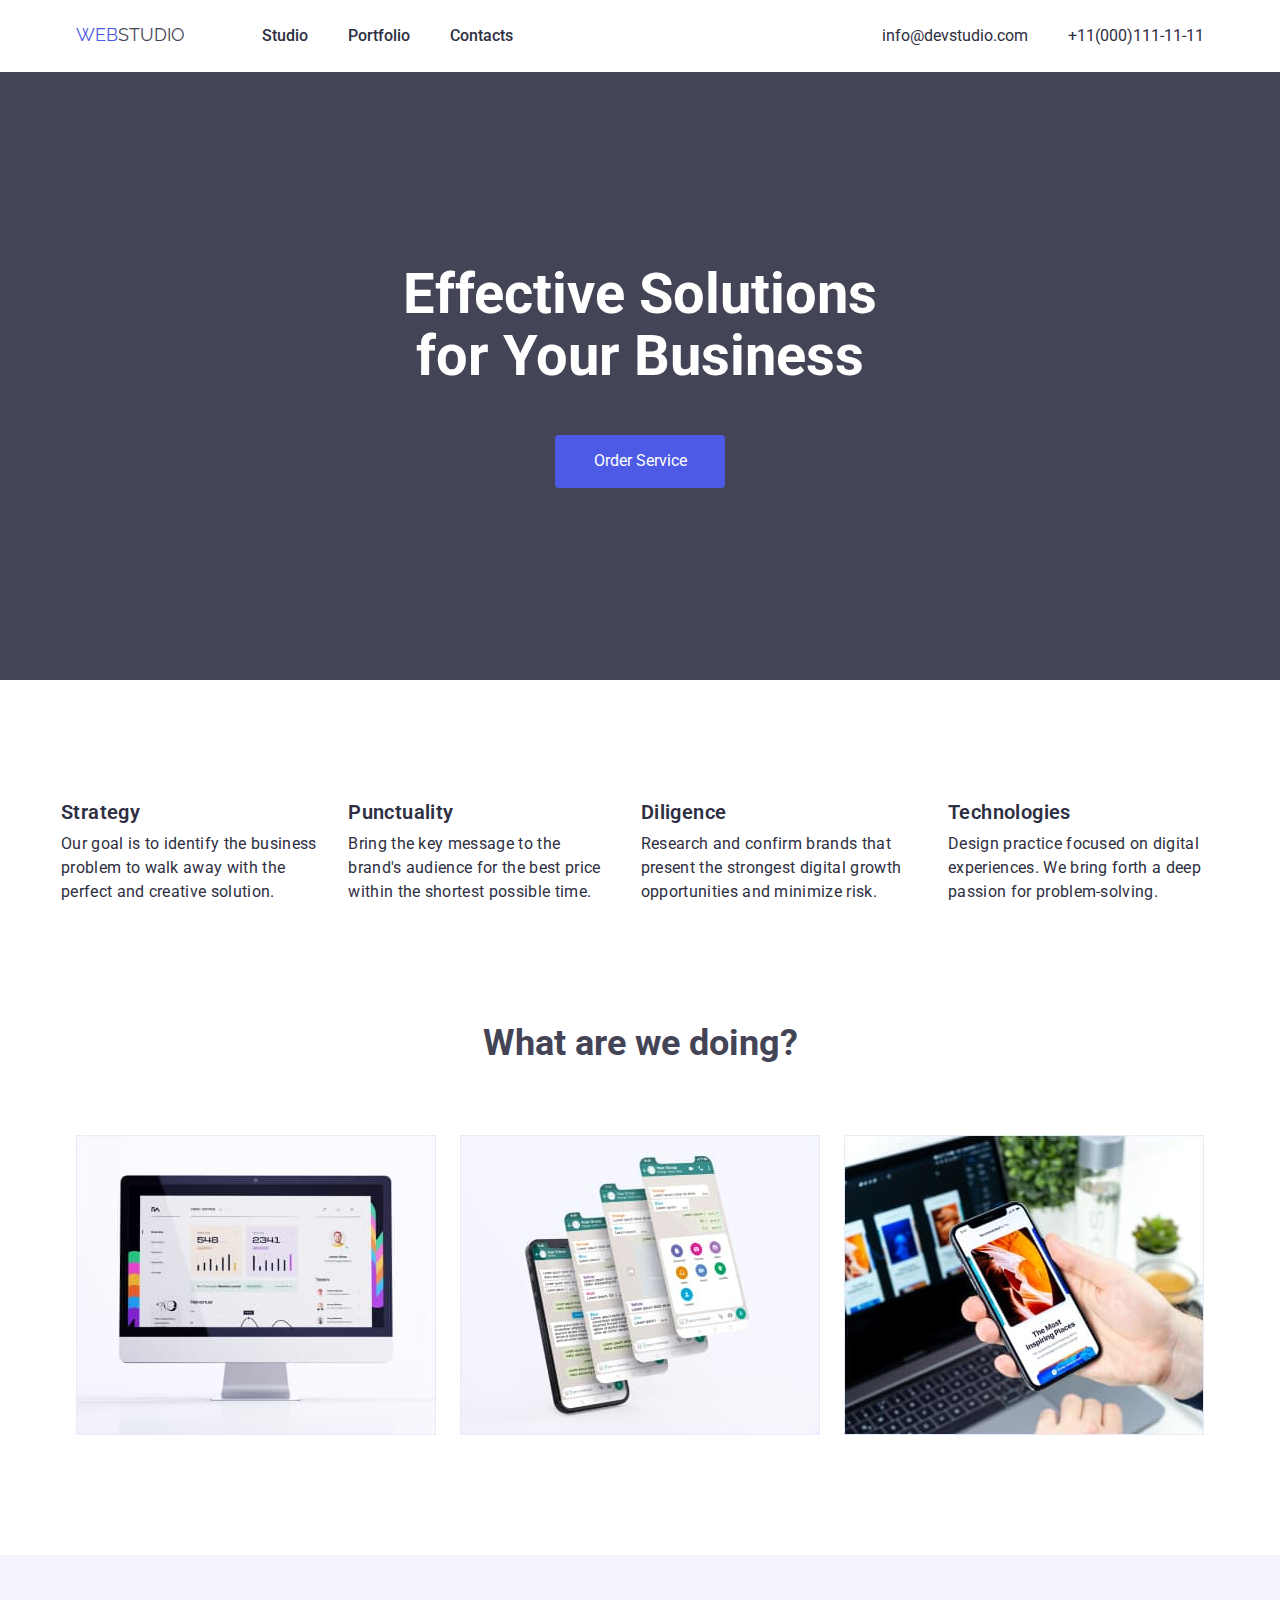
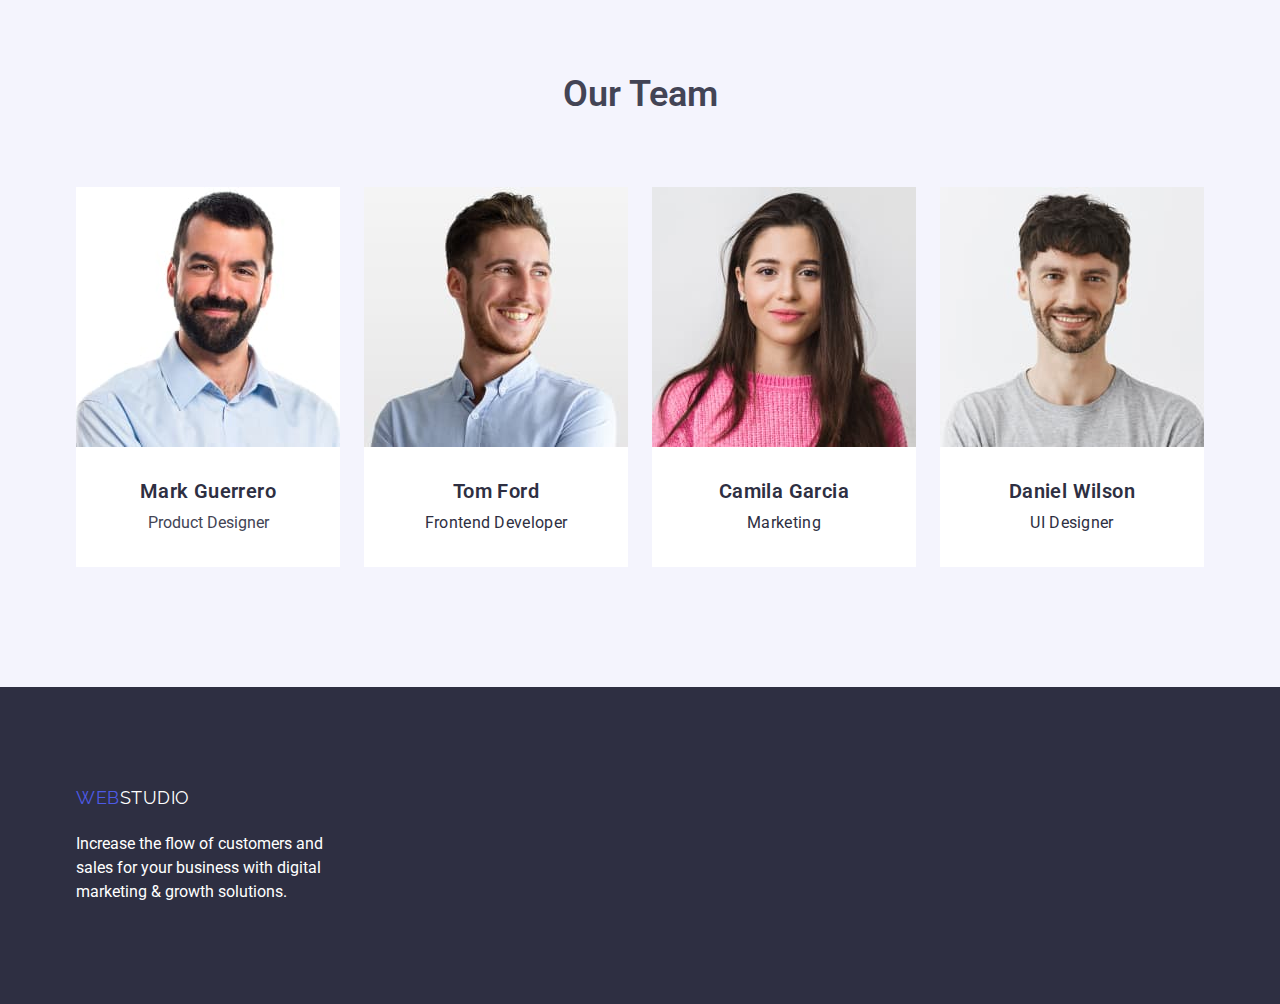
<file: index.html>
<!DOCTYPE html>
<html lang="en">

<head>
    <meta charset="UTF-8">
    <meta http-equiv="X-UA-Compatible" content="IE=edge">
    <meta name="viewport" content="width=device-width, initial-scale=1.0">
    <link rel="preconnect" href="https://fonts.googleapis.com">
    <link rel="preconnect" href="https://fonts.gstatic.com" crossorigin>
    <link
        href="https://fonts.googleapis.com/css2?family=Raleway:wght@800&family=Roboto:wght@400;500;700;900&display=swap"
        rel="stylesheet">
    <link rel="stylesheet"
        href="https://cdnjs.cloudflare.com/ajax/libs/modern-normalize/1.1.0/modern-normalize.min.css" />
    <link rel="stylesheet" href="./css/styles.css">
    <title>Cтудія</title>
</head>

<body>
    <!-- header -->

    <header class="top-line">

        <!-- webstudio -->
        <div class="container">

            <a class="link logo" href="./index.html"><span class="web">WEB</span><span class="studio">STUDIO</span></a>

            <!-- navigation -->

            <nav class="navinline">

                <ul class="navigation-list list">
                    <li class="nav-list-item">
                        <a class="link nav-link" href="./index.html"><span class="nav-item">Studio</span></a>
                    </li>
                    <li class="nav-list-item">
                        <a class="link nav-link" href="./porfolio.html"><span class="nav-item">Portfolio</span></a>
                    </li>
                    <li class="nav-list-item">
                        <a class="link nav-link" href="/"><span class="nav-item">Contacts</span></a>
                    </li>
                </ul>
            </nav>

            <!-- adress -->

            <ul class="list adress-list">
                <li class="adress-list-item">
                    <a class="link adress-link" href="mailto:info@devstudio.com"><span
                            class="e-mail">info@devstudio.com</span></a>
                </li>
                <li class="adress-list-item">
                    <a class="link adress-link" href="tel:+11(000)1111111"><span
                            class="tel">+11(000)111-11-11</span></a>
                </li>

            </ul>

        </div>


    </header>

    <main>

        <!-- hero -->

        <section class="studio-hero">
            <div class="container">
                <h1 class="studio-hero-header">
                    Effective Solutions <br> for Your Business
                </h1>
                <button type="button" class="button-order-service">
                    Order Service
                </button>
            </div>
        </section>

        <!-- features -->
        <section class="section-features">
            <div class="container">
                <h2 class="invisible-header">features
                </h2>
                <ul class="list feature-list">
                    <li class="list-item">
                        <h3 class="list-header">Strategy</h3>
                        <p class="list-text">Our goal is to identify the business
                            problem to walk away with the perfect and creative solution. </p>
                    </li>
                    <li class="list-item">
                        <h3 class="list-header">Punctuality</h3>
                        <p class="list-text">Bring the key message to the brand's audience for the best price within the
                            shortest possible
                            time.</p>
                    </li>
                    <li class="list-item">
                        <h3 class="list-header">Diligence</h3>
                        <p class="list-text">Research and confirm brands that present the strongest digital growth
                            opportunities and minimize
                            risk.</p>
                    </li>
                    <li class="list-item">
                        <h3 class="list-header">Technologies</h3>
                        <p class="list-text">Design practice focused on digital experiences. We bring forth a deep
                            passion
                            for
                            problem-solving.</p>
                    </li>
                </ul>
            </div>

        </section>

        <section class="section-what">
            <div class="container">
                <h3 class="what-text">What are we doing?</h3>
                <ul class="list what-list">
                    <li class="what-list-item">
                        <img src="./img/image_1.jpg" alt="PC app" width="360">
                    </li>
                    <li class="what-list-item">
                        <img src="./img/image_2.jpg" alt="Mobile app" width="360">
                    </li>
                    <li class="what-list-item">
                        <img src="./img/image_3.jpg" alt="Crossplatform app" width="360">
                    </li>
                </ul>
            </div>

        </section>

        <section class="our-team">
            <div class="container">
                <h2 class="our-team-text">Our Team</h2>
                <ul class="list team-list">
                    <li class="team-member">
                        <img src="./img/Mark_photo.jpg" alt="Photo of Mark Guerrero" width="264">
                        <div class="team-content">
                            <h3 class="list-header">Mark Guerrero</h3>
                            <p class="list-item">Product Designer</p>
                        </div>
                    </li>
                    <li class="team-member">
                        <img src="./img/Tom_photo.jpg" alt="Photo of Tom Ford" width="264">
                        <div class="team-content">
                            <h3 class="list-header">Tom Ford</h3>
                            <p class="list-text">Frontend Developer</p>
                        </div>
                    </li>
                    <li class="team-member">
                        <img src="./img/Camilia_photo.jpg" alt="Photo of Camila Garcia" width="264">
                        <div class="team-content">
                            <h3 class="list-header">Camila Garcia</h3>
                            <p class="list-text">Marketing</p>
                        </div>
                    </li>
                    <li class="team-member">
                        <img src="./img/Daniel_photo.jpg" alt="Photo of Daniel Wilson" width="264">
                        <div class="team-content">
                            <h3 class="list-header">Daniel Wilson</h3>
                            <p class="list-text">UI Designer</p>
                        </div>
                    </li>
                </ul>
            </div>

        </section>

    </main>

    <footer class="logo-link-footer">
        <div class="container footer-content">
            <a class="link logo logo-footer" href="./index.html"><span class="web">WEB</span><span
                    class="studiofooter">STUDIO</span></a>
            <p class="footer-paragraph">Increase the flow of customers and <br> sales for your business with digital
                <br> marketing & growth solutions.</p>
        </div>



    </footer>

</body>

</html>
</file>
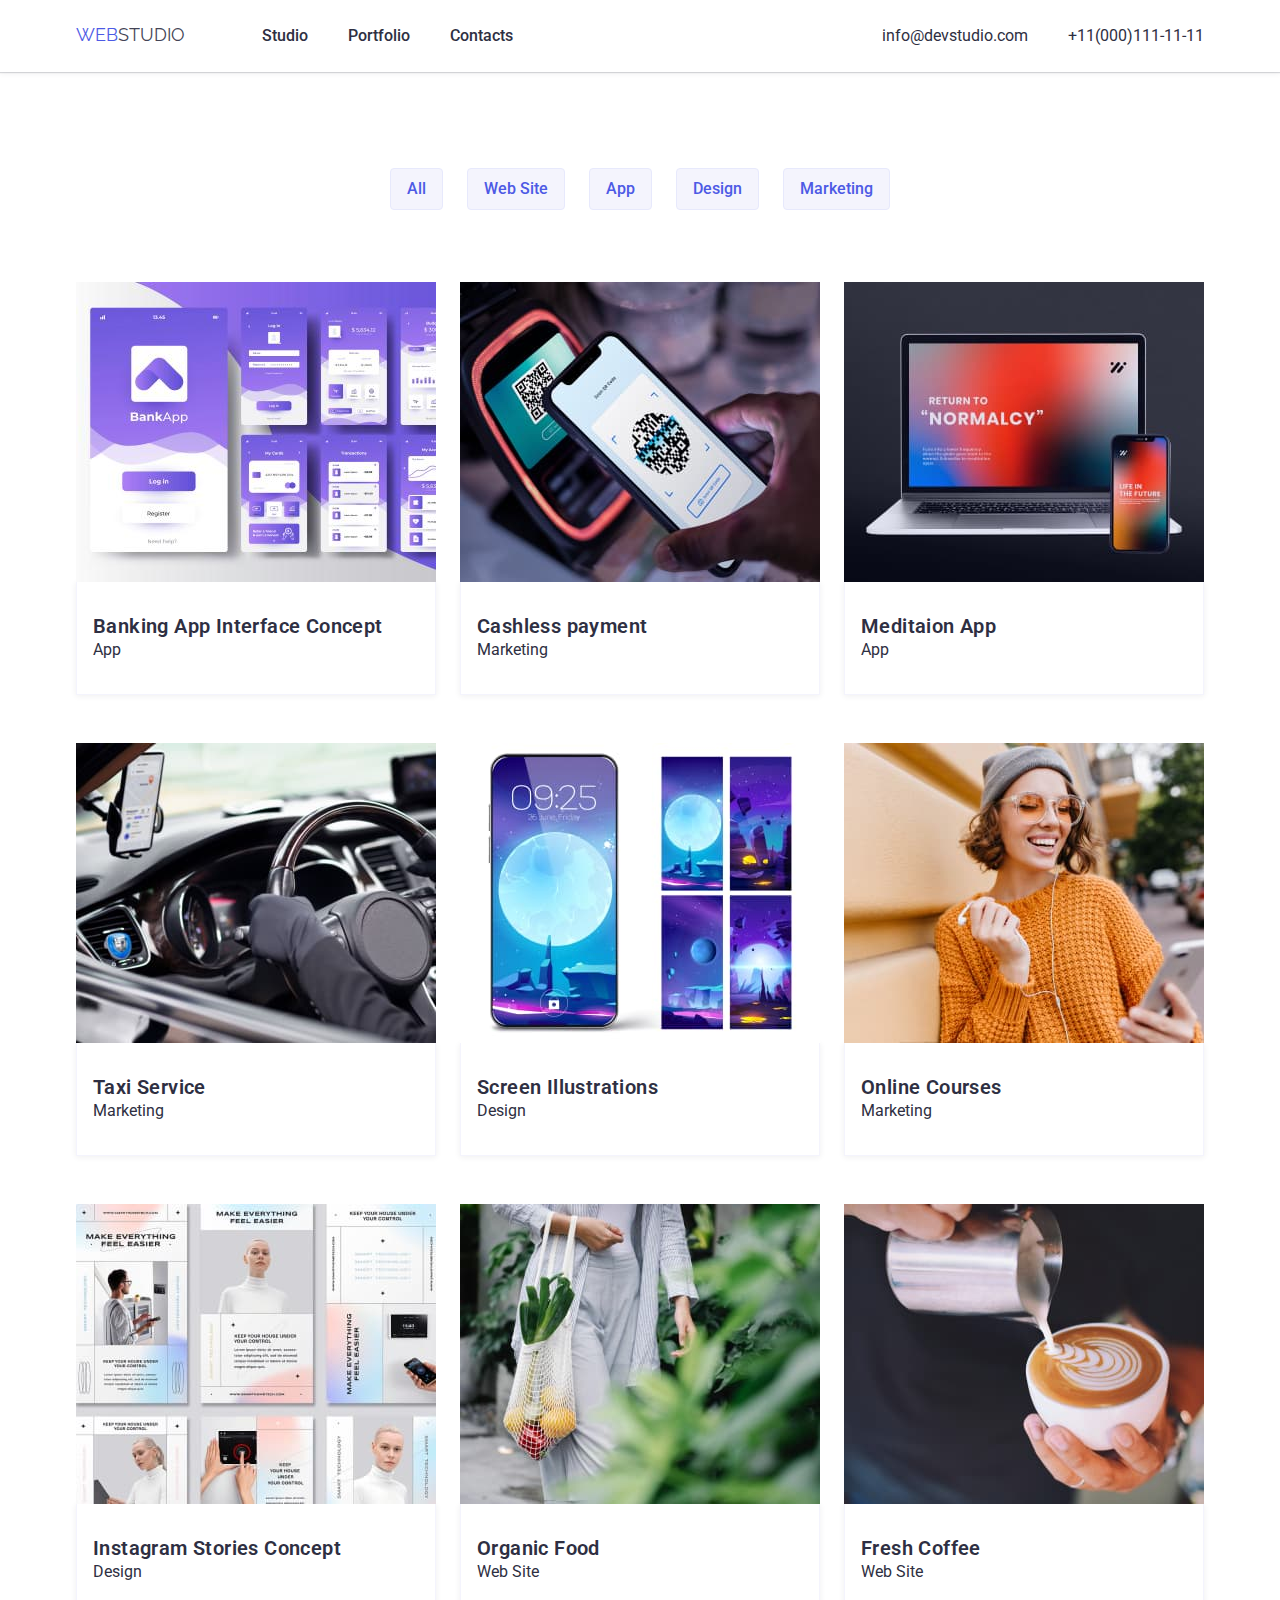
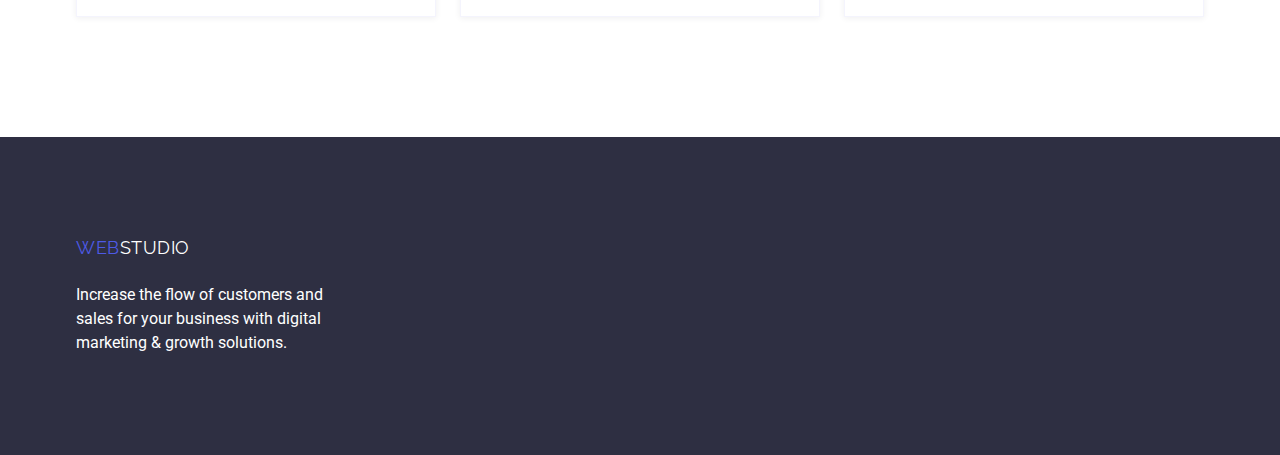
<file: porfolio.html>
<!DOCTYPE html>
<html lang="en">



<head>
    <meta charset="UTF-8">
    <meta http-equiv="X-UA-Compatible" content="IE=edge">
    <meta name="viewport" content="width=device-width, initial-scale=1.0">
    <link rel="preconnect" href="https://fonts.googleapis.com">
    <link rel="preconnect" href="https://fonts.gstatic.com" crossorigin>
    <link
        href="https://fonts.googleapis.com/css2?family=Raleway:wght@800&family=Roboto:wght@400;500;700;900&display=swap"
        rel="stylesheet">
    <link rel="stylesheet"
        href="https://cdnjs.cloudflare.com/ajax/libs/modern-normalize/1.1.0/modern-normalize.min.css" />
    <link rel="stylesheet" href="./css/styles.css">

    <title>Портфоліо</title>
</head>



<body>


    <header class="top-line-portfolio">

        <!-- webstudio -->
        <div class="container">

            <a class="link logo" href="./index.html"><span class="web">WEB</span><span class="studio">STUDIO</span></a>

            <!-- navigation -->

            <nav class="navinline">

                <ul class="navigation-list list">
                    <li class="nav-list-item">
                        <a class="link nav-link" href="./index.html"><span class="nav-item">Studio</span></a>
                    </li>
                    <li class="nav-list-item">
                        <a class="link nav-link" href="./porfolio.html"><span class="nav-item">Portfolio</span></a>
                    </li>
                    <li class="nav-list-item">
                        <a class="link nav-link" href="/"><span class="nav-item">Contacts</span></a>
                    </li>
                </ul>
            </nav>

            <!-- adress -->

            <ul class="list adress-list">
                <li class="adress-list-item">
                    <a class="link adress-link" href="mailto:info@devstudio.com"><span
                            class="e-mail">info@devstudio.com</span></a>
                </li>
                <li class="adress-list-item">
                    <a class="link adress-link" href="tel:+11(000)1111111"><span
                            class="tel">+11(000)111-11-11</span></a>
                </li>

            </ul>

        </div>


    </header>



    <main>


        <section class="portfolio">
            <div class="container">





                <h1 class="invisible-head-one">Portfolio</h1>
                <!--invisibility by alphachannel? -->

                <ul class="list button-list">

                    <li class="button-item">
                        <button type="button" class="nav-button-all portfolio-button">All</button>
                    </li>
                    <li class="button-item">
                        <button type="button" class="nav-button-web portfolio-button">Web Site</button>
                    </li>
                    <li class="button-item">
                        <button type="button" class="nav-button-app portfolio-button">App</button>
                    </li>
                    <li class="button-item">
                        <button type="button" class="nav-button-design portfolio-button">Design</button>
                    </li>
                    <li class="button-item">
                        <button type="button" class="nav-button-marketing portfolio-button">Marketing</button>
                    </li>
                </ul>




                <ul class="list products-list">

                    <li class="product-list-item">

                        <a class="product-link link" href="#">
                            <img src="./img/bankingappinterface.jpg" alt="image of different " width="360">
                            <div class="product-content">
                                <h2 class="product-name">Banking App Interface Concept</h2>
                                <p class="product-type">App</p>
                            </div>
                        </a>
                    </li>
                    <li class="product-list-item">
                        <a class="product-link link" href="#">
                            <img src="./img/cashlesspayment.jpg" alt="cashless payment info" width="360">
                            <div class="product-content">
                                <h2 class="product-name">Cashless payment</h2>
                                <p class="product-type">Marketing</p>
                            </div>
                        </a>
                    </li>
                    <li class="product-list-item">
                        <a class="product-link link" href="#">
                            <img src="./img/meditaionapp.jpg" alt="image of a laptop with a working app" width="360">
                            <div class="product-content">
                                <h2 class="product-name">Meditaion App</h2>
                                <p class="product-type">App</p>
                            </div>
                        </a>
                    </li>
                    <li class="product-list-item">
                        <a class="product-link link" href="#">
                            <img src="./img/taxiservice.jpg" alt="image of a driver holdin steering wheel" width="360">
                            <div class="product-content">
                                <h2 class="product-name">Taxi Service</h2>
                                <p class="product-type">Marketing</p>
                            </div>
                        </a>
                    </li>
                    <li class="product-list-item">
                        <a class="product-link link" href="#">
                            <img src="./img/screenillustrations.jpg" alt="image of a phone with different wallpapers"
                                width="360">
                            <div class="product-content">
                                <h2 class="product-name">Screen Illustrations</h2>
                                <p class="product-type">Design</p>
                            </div>
                        </a>
                    </li>
                    <li class="product-list-item">
                        <a class="product-link link" href="#">
                            <img src="./img/onlinecourses.jpg" alt="Happy smiling girl looking on a phone screen"
                                width="360">
                            <div class="product-content">
                                <h2 class="product-name">Online Courses</h2>
                                <p class="product-type">Marketing</p>
                            </div>
                        </a>
                    </li>
                    <li class="product-list-item">
                        <a class="product-link link" href="#">
                            <img src="./img/instagramstoriesconcept.jpg"
                                alt="images of different designes of the same page/content" width="360">
                            <div class="product-content">
                                <h2 class="product-name">Instagram Stories Concept</h2>
                                <p class="product-type">Design</p>
                            </div>
                        </a>

                    </li>
                    <li class="product-list-item">
                        <a class="product-link link" href="#">
                            <img src="./img/organicfood.jpg" alt="image of woman holding vegitables in a string bag"
                                width="360">
                            <div class="product-content">
                                <h2 class="product-name">Organic Food</h2>
                                <p class="product-type">Web Site</p>
                            </div>
                        </a>
                    </li>
                    <li class="product-list-item">
                        <a class="product-link link" href="#">
                            <img src="./img/freshcoffee.jpg" alt="image of a cup of latte in a hand of barista"
                                width="360">
                            <div class="product-content">
                                <h2 class="product-name">Fresh Coffee</h2>
                                <p class="product-type">Web Site</p>
                            </div>
                        </a>
                    </li>
                </ul>
            </div>


        </section>

    </main>



    <footer class="logo-link-footer">
        <div class="container footer-content">
            <a class="link logo logo-footer" href="./index.html"><span class="web">WEB</span><span
                    class="studiofooter">STUDIO</span></a>
            <p class="footer-paragraph">Increase the flow of customers and <br> sales for your business with digital
                <br> marketing & growth solutions.
            </p>
        </div>



    </footer>

</body>

</html>
</file>
<file: css/styles.css>
/* total */

html {
	box-sizing: border-box;
}
*,
*::before,
*::after {
	box-sizing: inherit;
}

:root {
	--iris: #4d5ae5;
	--navy-blue: #2e2f42;
	--green: #31d0aa;
	--slate: #434455;
	--light-slate: #8e8f99;
	--cornflower: #e7e9fc;
	--cloud: #f4f4fd;
	--order-button-normal: #4d5ae5;
	--order-button-hover: #4d5ae5;
	--order-button-click: #404bbf;
	--blank: #ffffff;
}

.link {
	text-decoration: none;
}

.list {
	list-style: none;
	padding: 0;
	margin: 0;
}

h1,
h2,
h3,
p {
	margin: 0;
}

body {
	background-color: var(--blank);
	font-family: "Roboto", sans-serif;
	font-size: 16px;
	line-height: 1.5;
	color: var(--slate);
}

button {
	font-family: inherit;
	cursor: pointer;
}

img {
	display: block;
}

.container {
	width: 1158px;
	padding: 0 15px;
	margin-left: auto;
	margin-right: auto;
}

/* top-line */

header .container {
	display: flex;
}
/* logo */

.logo {
	margin: 24px 77px 24px 0;
	/* outline: 1px solid tomato; */
}
.logo-link-footer {
	background-color: var(--navy-blue);
	color: var(--blank);
}
.web {
	color: var(--iris);
	font-family: Raleway, sans-serif;
	font-size: 18px;
	line-height: 1.2;
}
.studio {
	color: var(--slate);
	font-family: Raleway, sans-serif;
	font-size: 18px;
	line-height: 1.2;
}
.studiofooter {
	color: var(--blank);
	font-family: Raleway, sans-serif;
	font-size: 18px;
	line-height: 1.2;
}
/* navigation */
.navigation-list {
	display: flex;
}
/* .navinline {
	outline: 1px solid tomato;
} */
.nav-link {
	color: var(--navy-blue);
	font-family: "Roboto", sans-serif;
	font-weight: 500;
	font-size: 16px;
	line-height: 1.5;
	padding-top: 24px;
	padding-bottom: 24px;
	display: block;
}
.nav-list-item:not(:last-child) {
	margin-right: 40px;
}
.nav-link:hover,
.nav-link:focus {
	color: var(--slate);
}
.nav-link:active {
	color: var(--iris);
}

/* adress */
.adress-list {
	display: flex;
	margin-left: auto;
}
.adress-link {
	color: var(--navy-blue);
	padding-top: 24px;
	padding-bottom: 24px;
	display: block;
}
.adress-list-item:not(:last-child) {
	margin-left: 331px;
	margin-right: 40px;
}

.adress-link :hover,
.adress-link :focus {
	color: var(--order-button-normal);
}

/* hero */
.studio-hero .container {
	display: block;
}

.studio-hero {
	background-color: var(--slate);
	text-align: center;
	padding-top: 192px;
	padding-bottom: 192px;
}
.studio-hero-header {
	color: var(--blank);
	font-family: "Roboto", sans-serif;
	font-weight: 700;
	font-size: 56px;
	line-height: 1.1;
	margin-bottom: 48px;
}

.button-order-service {
	display: block;
	background: var(--order-button-normal);
	font-family: inherit;
	border-radius: 4px;
	color: var(--blank);
	border-radius: 4%;
	cursor: pointer;
	display: block;
	min-width: 170px;
	margin: 0 auto;
	padding: 16px 32px;
	border: 1px solid transparent;
	border-radius: 4px;
}
.button-order-service:hover {
	background: var(--order-button-hover);
	font-family: inherit;
	border-radius: 4px;
	cursor: pointer;
}
.button-order-service:active {
	background: var(--order-button-click);
	font-family: inherit;
	border-radius: 4px;
	cursor: pointer;
}

/* FEATURES */
.section-features .container {
	display: flex;
	padding: 120px 0;
}

.invisible-header,
.invisible-head-one {
	display: none;
	color: rgba(0, 0, 0, 0);
	width: 0%;
	height: 0%;
}
.feature-list {
	display: flex;
}
.list-item:not(:last-child) {
	margin-right: 24px;
}
.list-text {
	font-size: 16px;
	line-height: calc(16 24);
	letter-spacing: 0.02em;
}

/* what are we doing */

.what-text {
	display: block;
	text-align: center;
	font-weight: 700;
	font-size: 36px;
	line-height: 1.1;
	margin-bottom: 72px;
}
.what-list {
	display: flex;
}
.what-list-item:not(:last-child) {
	margin-right: 24px;
}

.list-header {
	color: var(--navy-blue);
	font-weight: 600;
	font-size: 20px;
	line-height: 1.2;
	margin-bottom: 8px;
	letter-spacing: 0.02em;
}
.list-text {
	color: var(--navy-blue);
	font-size: 16px;
	line-height: 1.5;
}
.section-what {
	padding-bottom: 120px;
}
/* our team */
.our-team {
	background-color: var(--cloud);
	padding-top: 120px;
	padding-bottom: 120px;
}
.our-team-text {
	display: block;
	text-align: center;
	font-weight: 600;
	font-size: 36px;
	line-height: 1.1;
}
.team-list {
	display: flex;
	margin-top: 72px;
}
.team-member:not(:last-child) {
	margin-right: 24px;
}

.team-member {
}
.team-content {
	padding: 32px 0;
	background-color: var(--blank);
	text-align: center;
}

/* footer */

.logo-footer {
	font-size: 18px;
	line-height: calc(18 21);
	display: flex;
	align-items: center;
	letter-spacing: 0.03em;
	text-transform: uppercase;
}
.logo-link-footer {
	padding-top: 100px;

	padding-bottom: 100px;
}

.logo-footer {
	margin-top: 0;
}

/* portfolio */

.top-line-portfolio {
	box-shadow: 0 0 1px 0 rgba(46, 47, 66, 0.08), 0px 1px 1px rgba(46, 47, 66, 0.16), 0px 1px 6px rgba(46, 47, 66, 0.08);
}

.portfolio {
	padding-top: 96px;
	padding-bottom: 120px;
}
.button-list {
	display: flex;
	justify-content: center;
	margin-left: auto;
	margin-right: auto;
	margin-bottom: 72px;
}
.button-item:not(:last-child) {
	margin-right: 24px;
}
/* .nav-button-all,
.nav-button-web,
.nav-button-app,
.nav-button-design {
	margin-right: 24px;
} */
.nav-button-all,
.nav-button-web,
.nav-button-app,
.nav-button-design,
.nav-button-marketing {
	color: var(--order-button-normal);
	background-color: var(--cloud);
	border: 1px solid #e7e9fc;
	border-radius: 4px;
	font-family: "Roboto", sans-serif;
	font-weight: 500;
	font-size: 16px;
	line-height: 1.5;
	padding: 8px 16px;
}

.nav-button-all:hover,
.nav-button-all:focus,
.nav-button-web:hover,
.nav-button-web:focus,
.nav-button-app:hover,
.nav-button-app:focus,
.nav-button-design:hover,
.nav-button-design:focus,
.nav-button-marketing:hover,
.nav-button-marketing:focus {
	color: var(--blank);
	background-color: var(--order-button-normal);
	box-shadow: 0px 3px 1px rgba(0, 0, 0, 0.1), 0px 2px 1px rgba(0, 0, 0, 0.08), 0px 2px 2px rgba(0, 0, 0, 0.12);
	border-radius: 4px;
	cursor: pointer;
	border: none;
}

.products-list {
	display: flex;
	flex-wrap: wrap;
}
.product-list-item {
	margin-right: 24px;
	margin-bottom: 48px;
}
.product-list-item:nth-child(3n) {
	margin-right: 0;
}
.product-list-item:nth-last-child(-n + 3) {
	margin-bottom: 0;
}

.product-name {
	color: var(--navy-blue);
	font-weight: 600;
	font-size: 20px;
	line-height: 1.2;
	letter-spacing: 0.02em;
}

.product-type {
	color: var(--navy-blue);
	font-size: 16px;
	line-height: 1.5;
}
.product-content {
	width: 360px;
	padding-top: 32px;
	padding-bottom: 32px;
	padding-left: 16px;
	border: 0.5px solid #f4f4fd;
	box-shadow: 0px 1px 6px rgba(46, 47, 66, 0.08);
	border-top: 0;
}
</file>
